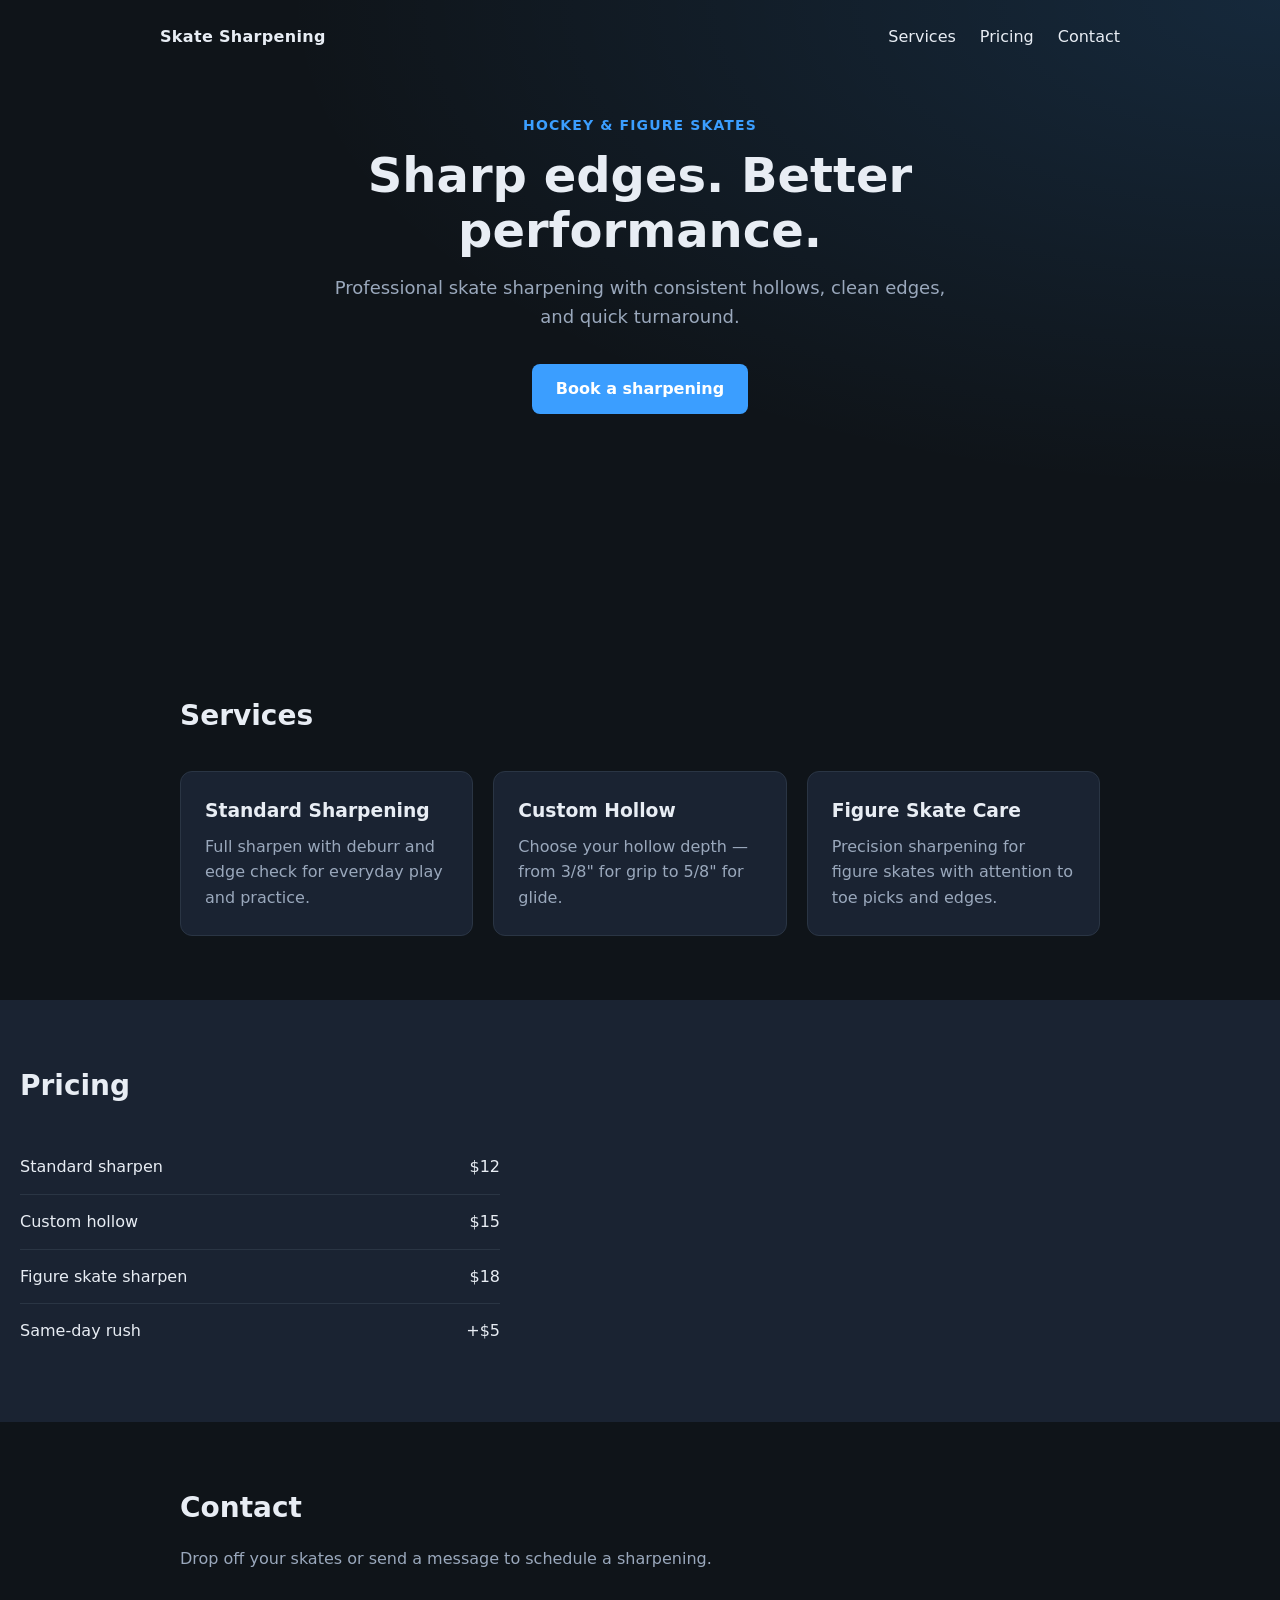
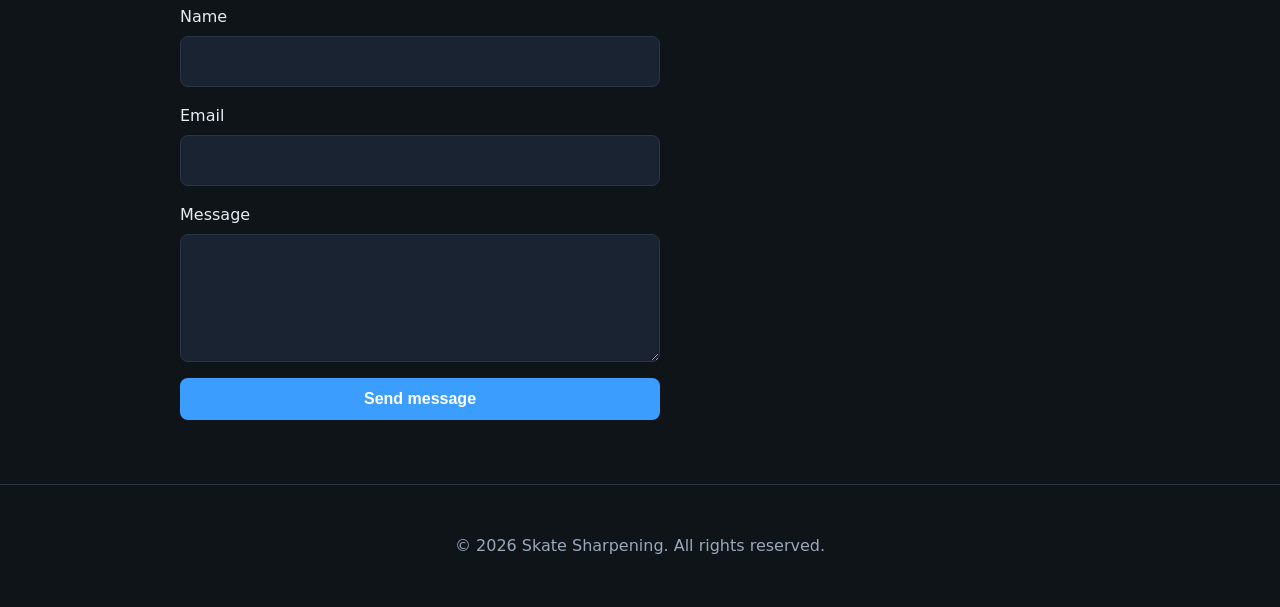
<file: skate-sharpening/index.html>
<!DOCTYPE html>
<html lang="en">
<head>
  <meta charset="UTF-8">
  <meta name="viewport" content="width=device-width, initial-scale=1.0">
  <meta name="description" content="Professional skate sharpening services for hockey and figure skates.">
  <title>Skate Sharpening</title>
  <link rel="stylesheet" href="style.css">
</head>
<body>
  <header class="site-header">
    <nav class="nav">
      <a href="#" class="logo">Skate Sharpening</a>
      <ul class="nav-links">
        <li><a href="#services">Services</a></li>
        <li><a href="#pricing">Pricing</a></li>
        <li><a href="#contact">Contact</a></li>
      </ul>
    </nav>
    <div class="hero">
      <p class="eyebrow">Hockey &amp; Figure Skates</p>
      <h1>Sharp edges. Better performance.</h1>
      <p class="hero-text">
        Professional skate sharpening with consistent hollows, clean edges, and quick turnaround.
      </p>
      <a href="#contact" class="btn btn-primary">Book a sharpening</a>
    </div>
  </header>

  <main>
    <section id="services" class="section">
      <h2>Services</h2>
      <div class="card-grid">
        <article class="card">
          <h3>Standard Sharpening</h3>
          <p>Full sharpen with deburr and edge check for everyday play and practice.</p>
        </article>
        <article class="card">
          <h3>Custom Hollow</h3>
          <p>Choose your hollow depth — from 3/8" for grip to 5/8" for glide.</p>
        </article>
        <article class="card">
          <h3>Figure Skate Care</h3>
          <p>Precision sharpening for figure skates with attention to toe picks and edges.</p>
        </article>
      </div>
    </section>

    <section id="pricing" class="section section-alt">
      <h2>Pricing</h2>
      <ul class="pricing-list">
        <li><span>Standard sharpen</span><span>$12</span></li>
        <li><span>Custom hollow</span><span>$15</span></li>
        <li><span>Figure skate sharpen</span><span>$18</span></li>
        <li><span>Same-day rush</span><span>+$5</span></li>
      </ul>
    </section>

    <section id="contact" class="section">
      <h2>Contact</h2>
      <p class="section-intro">Drop off your skates or send a message to schedule a sharpening.</p>
      <form class="contact-form" id="contact-form">
        <label>
          Name
          <input type="text" name="name" required>
        </label>
        <label>
          Email
          <input type="email" name="email" required>
        </label>
        <label>
          Message
          <textarea name="message" rows="4" required></textarea>
        </label>
        <button type="submit" class="btn btn-primary">Send message</button>
        <p class="form-note" id="form-note" hidden>Thanks! We'll get back to you soon.</p>
      </form>
    </section>
  </main>

  <footer class="site-footer">
    <p>&copy; <span id="year"></span> Skate Sharpening. All rights reserved.</p>
  </footer>

  <script src="script.js"></script>
</body>
</html>
</file>
<file: skate-sharpening/style.css>
:root {
  --bg: #0f1419;
  --surface: #1a2332;
  --text: #e8edf4;
  --muted: #9aa8bc;
  --accent: #3b9eff;
  --accent-hover: #5eb0ff;
  --border: #2a3544;
}

*,
*::before,
*::after {
  box-sizing: border-box;
}

body {
  margin: 0;
  font-family: system-ui, -apple-system, "Segoe UI", Roboto, sans-serif;
  background: var(--bg);
  color: var(--text);
  line-height: 1.6;
}

a {
  color: inherit;
  text-decoration: none;
}

.site-header {
  min-height: 70vh;
  padding: 1.5rem 1.25rem 4rem;
  background:
    radial-gradient(ellipse at top right, rgba(59, 158, 255, 0.15), transparent 55%),
    var(--bg);
}

.nav {
  max-width: 960px;
  margin: 0 auto 4rem;
  display: flex;
  align-items: center;
  justify-content: space-between;
  gap: 1rem;
}

.logo {
  font-weight: 700;
  letter-spacing: 0.02em;
}

.nav-links {
  display: flex;
  gap: 1.5rem;
  list-style: none;
  margin: 0;
  padding: 0;
}

.nav-links a:hover {
  color: var(--accent);
}

.hero {
  max-width: 640px;
  margin: 0 auto;
  text-align: center;
}

.eyebrow {
  color: var(--accent);
  font-size: 0.875rem;
  font-weight: 600;
  text-transform: uppercase;
  letter-spacing: 0.08em;
  margin: 0 0 0.75rem;
}

.hero h1 {
  font-size: clamp(2rem, 5vw, 3rem);
  line-height: 1.15;
  margin: 0 0 1rem;
}

.hero-text {
  color: var(--muted);
  font-size: 1.125rem;
  margin: 0 0 2rem;
}

.btn {
  display: inline-block;
  padding: 0.75rem 1.5rem;
  border-radius: 8px;
  font-weight: 600;
  border: none;
  cursor: pointer;
  font-size: 1rem;
}

.btn-primary {
  background: var(--accent);
  color: #fff;
}

.btn-primary:hover {
  background: var(--accent-hover);
}

.section {
  max-width: 960px;
  margin: 0 auto;
  padding: 4rem 1.25rem;
}

.section-alt {
  background: var(--surface);
  max-width: none;
}

.section-alt > * {
  max-width: 960px;
  margin-left: auto;
  margin-right: auto;
}

.section h2 {
  margin: 0 0 2rem;
  font-size: 1.75rem;
}

.section-intro {
  color: var(--muted);
  margin: -1rem 0 2rem;
}

.card-grid {
  display: grid;
  grid-template-columns: repeat(auto-fit, minmax(240px, 1fr));
  gap: 1.25rem;
}

.card {
  background: var(--surface);
  border: 1px solid var(--border);
  border-radius: 12px;
  padding: 1.5rem;
}

.section-alt .card {
  background: var(--bg);
}

.card h3 {
  margin: 0 0 0.5rem;
}

.card p {
  margin: 0;
  color: var(--muted);
}

.pricing-list {
  list-style: none;
  margin: 0;
  padding: 0;
  max-width: 480px;
}

.pricing-list li {
  display: flex;
  justify-content: space-between;
  padding: 0.875rem 0;
  border-bottom: 1px solid var(--border);
}

.pricing-list li:last-child {
  border-bottom: none;
}

.contact-form {
  display: grid;
  gap: 1rem;
  max-width: 480px;
}

.contact-form label {
  display: grid;
  gap: 0.375rem;
  font-weight: 500;
}

.contact-form input,
.contact-form textarea {
  padding: 0.75rem;
  border-radius: 8px;
  border: 1px solid var(--border);
  background: var(--surface);
  color: var(--text);
  font: inherit;
}

.form-note {
  color: var(--accent);
  margin: 0;
}

.site-footer {
  text-align: center;
  padding: 2rem 1.25rem;
  color: var(--muted);
  border-top: 1px solid var(--border);
}

@media (max-width: 600px) {
  .nav {
    flex-direction: column;
    align-items: flex-start;
  }

  .hero {
    text-align: left;
  }
}
</file>
